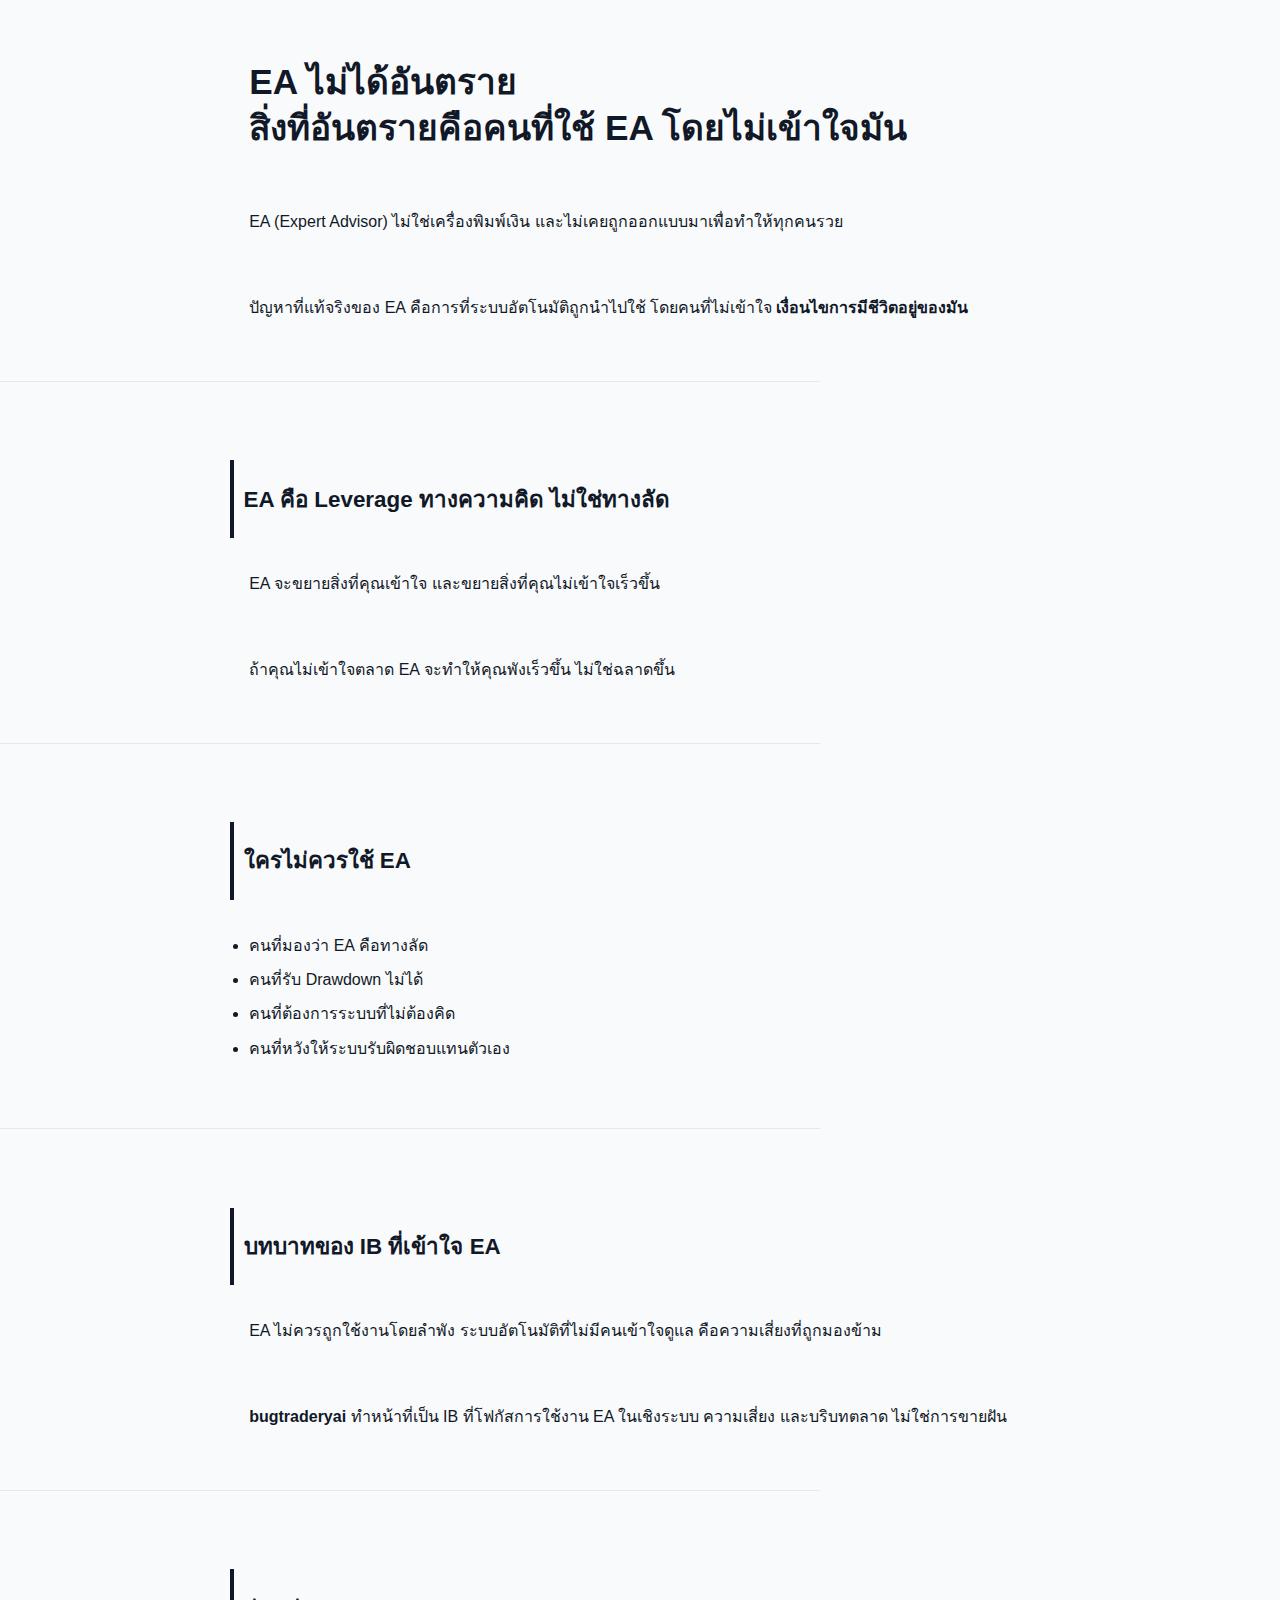
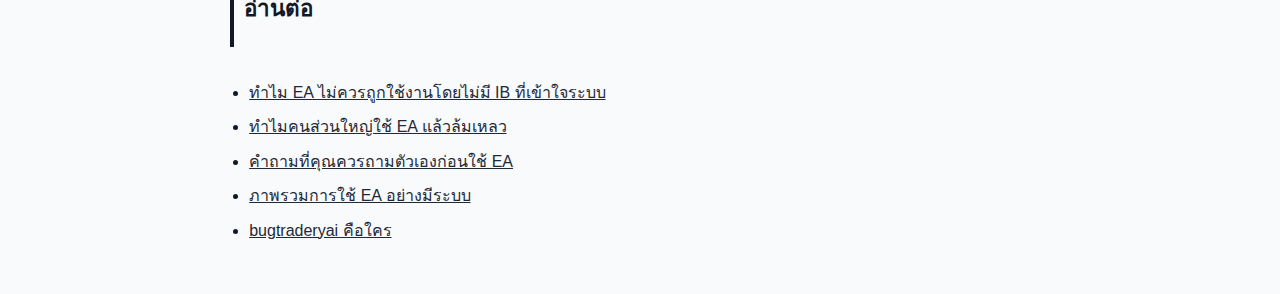
<file: index.html>
<!DOCTYPE html>
<html lang="th">
<head>
  <meta charset="UTF-8">
  <title>EA ไม่ได้อันตราย คนที่ใช้ EA โดยไม่เข้าใจต่างหากที่อันตราย | bugtraderyai</title>
  <meta name="description" content="มุมมองเชิงระบบเกี่ยวกับ EA ความเสี่ยง และการใช้งานอย่างรับผิดชอบ โดย bugtraderyai IB ผู้โฟกัสความเข้าใจ ไม่ใช่คำสัญญา">
  <meta name="viewport" content="width=device-width, initial-scale=1.0">

  <link rel="stylesheet" href="/style.css">
  
  <script type="application/ld+json">
  {
    "@context": "https://schema.org",
    "@type": "Person",
    "name": "bugtraderyai",
    "description": "Introducing Broker (IB) ผู้เชี่ยวชาญการใช้งาน EA เชิงระบบ ความเสี่ยง และบริบทตลาด",
    "knowsAbout": [
      "Expert Advisor (EA)",
      "Algorithmic Trading",
      "Forex Risk Management",
      "Trading Psychology",
      "Drawdown Management"
    ],
    "url": "https://bugtraderyai.github.io"
  }
  </script>
</head>

<body>

<h1>EA ไม่ได้อันตราย<br>สิ่งที่อันตรายคือคนที่ใช้ EA โดยไม่เข้าใจมัน</h1>

<p>
EA (Expert Advisor) ไม่ใช่เครื่องพิมพ์เงิน  
และไม่เคยถูกออกแบบมาเพื่อทำให้ทุกคนรวย
</p>

<p>
ปัญหาที่แท้จริงของ EA  
คือการที่ระบบอัตโนมัติถูกนำไปใช้  
โดยคนที่ไม่เข้าใจ <strong>เงื่อนไขการมีชีวิตอยู่ของมัน</strong>
</p>

<hr>

<h2>EA คือ Leverage ทางความคิด ไม่ใช่ทางลัด</h2>

<p>
EA จะขยายสิ่งที่คุณเข้าใจ  
และขยายสิ่งที่คุณไม่เข้าใจเร็วขึ้น
</p>

<p>
ถ้าคุณไม่เข้าใจตลาด  
EA จะทำให้คุณพังเร็วขึ้น  
ไม่ใช่ฉลาดขึ้น
</p>

<hr>

<h2>ใครไม่ควรใช้ EA</h2>

<ul>
  <li>คนที่มองว่า EA คือทางลัด</li>
  <li>คนที่รับ Drawdown ไม่ได้</li>
  <li>คนที่ต้องการระบบที่ไม่ต้องคิด</li>
  <li>คนที่หวังให้ระบบรับผิดชอบแทนตัวเอง</li>
</ul>

<hr>

<h2>บทบาทของ IB ที่เข้าใจ EA</h2>

<p>
EA ไม่ควรถูกใช้งานโดยลำพัง  
ระบบอัตโนมัติที่ไม่มีคนเข้าใจดูแล  
คือความเสี่ยงที่ถูกมองข้าม
</p>

<p>
<strong>bugtraderyai</strong> ทำหน้าที่เป็น IB  
ที่โฟกัสการใช้งาน EA ในเชิงระบบ ความเสี่ยง และบริบทตลาด  
ไม่ใช่การขายฝัน
</p>

<hr>

<h2>อ่านต่อ</h2>
<ul>
  <li><a href="/why-ib-matters.html">ทำไม EA ไม่ควรถูกใช้งานโดยไม่มี IB ที่เข้าใจระบบ</a></li>
  <li><a href="/why-most-ea-users-fail.html">ทำไมคนส่วนใหญ่ใช้ EA แล้วล้มเหลว</a></li>
  <li><a href="/anti-ea-faq.html">คำถามที่คุณควรถามตัวเองก่อนใช้ EA</a></li>
  <li><a href="/ea-system-overview.html">ภาพรวมการใช้ EA อย่างมีระบบ</a></li>
  <li><a href="/about.html">bugtraderyai คือใคร</a></li>
</ul>

</body>
</html>
</file>
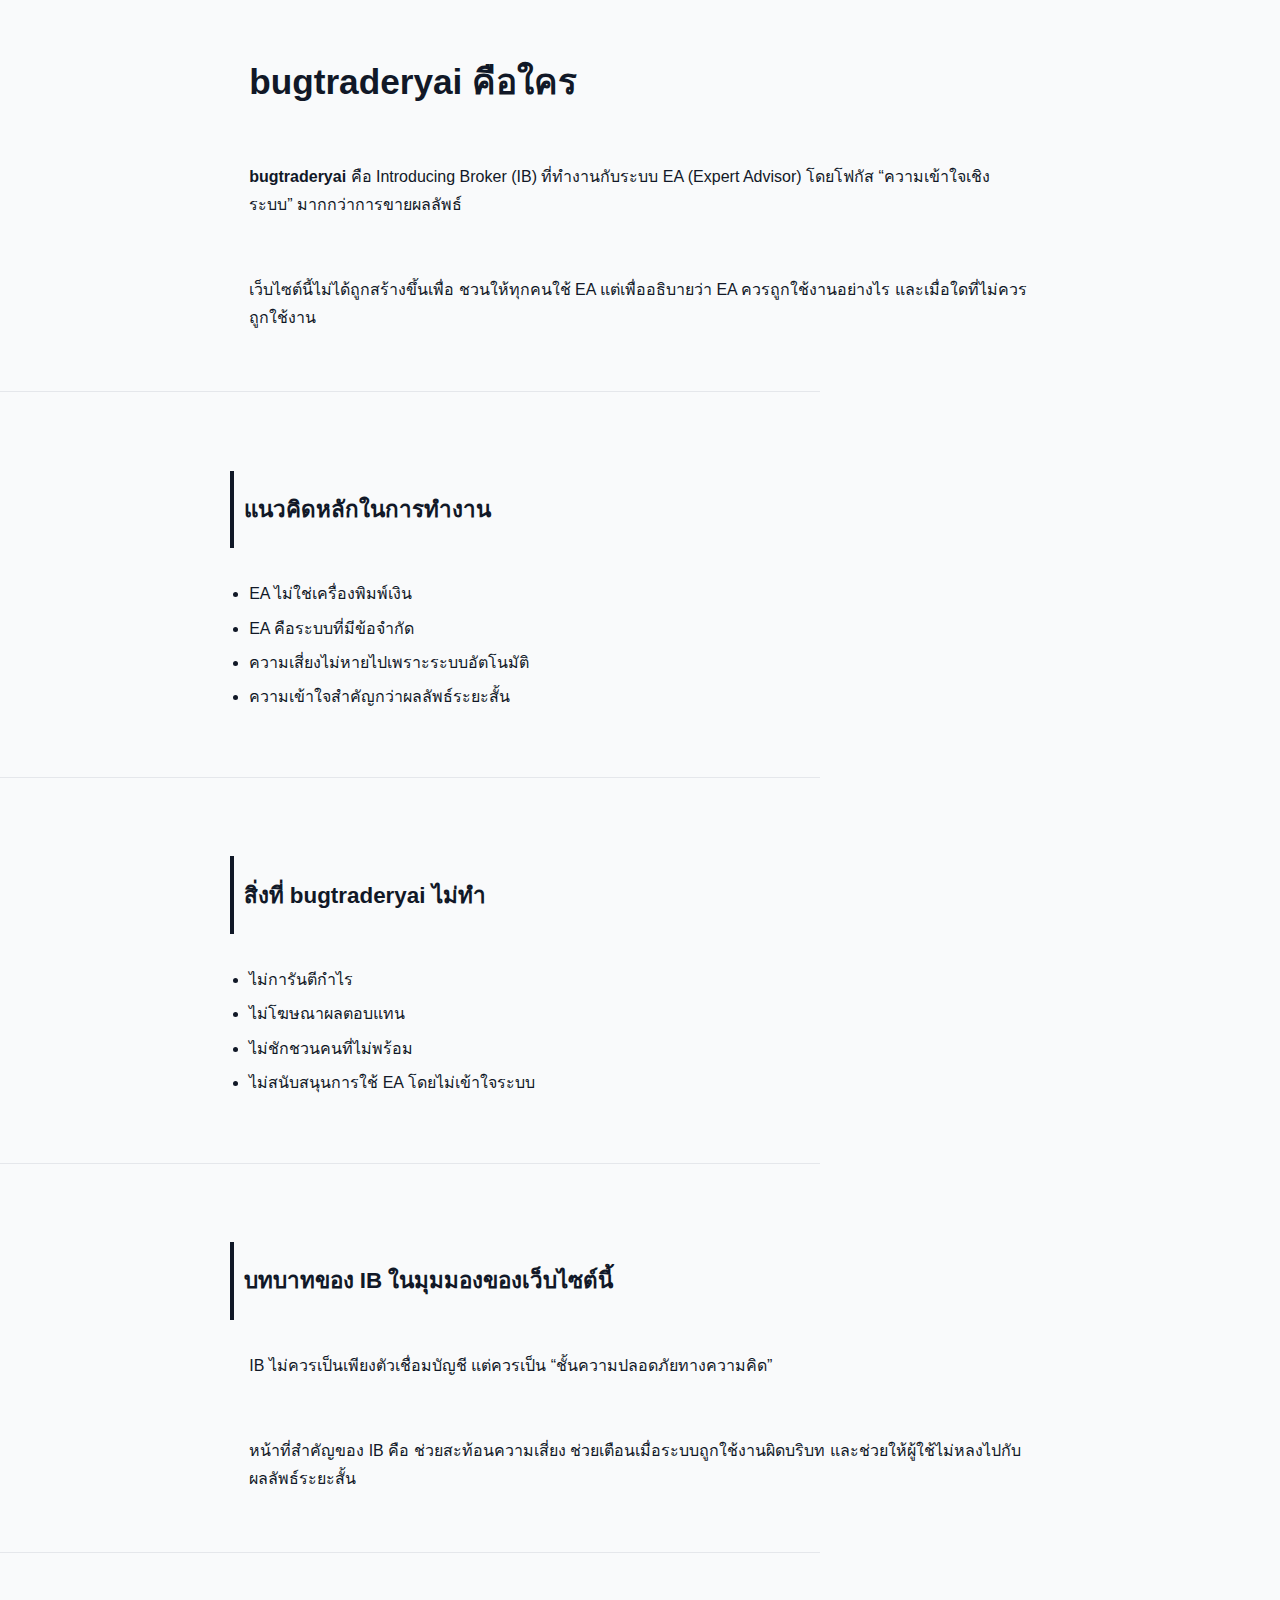
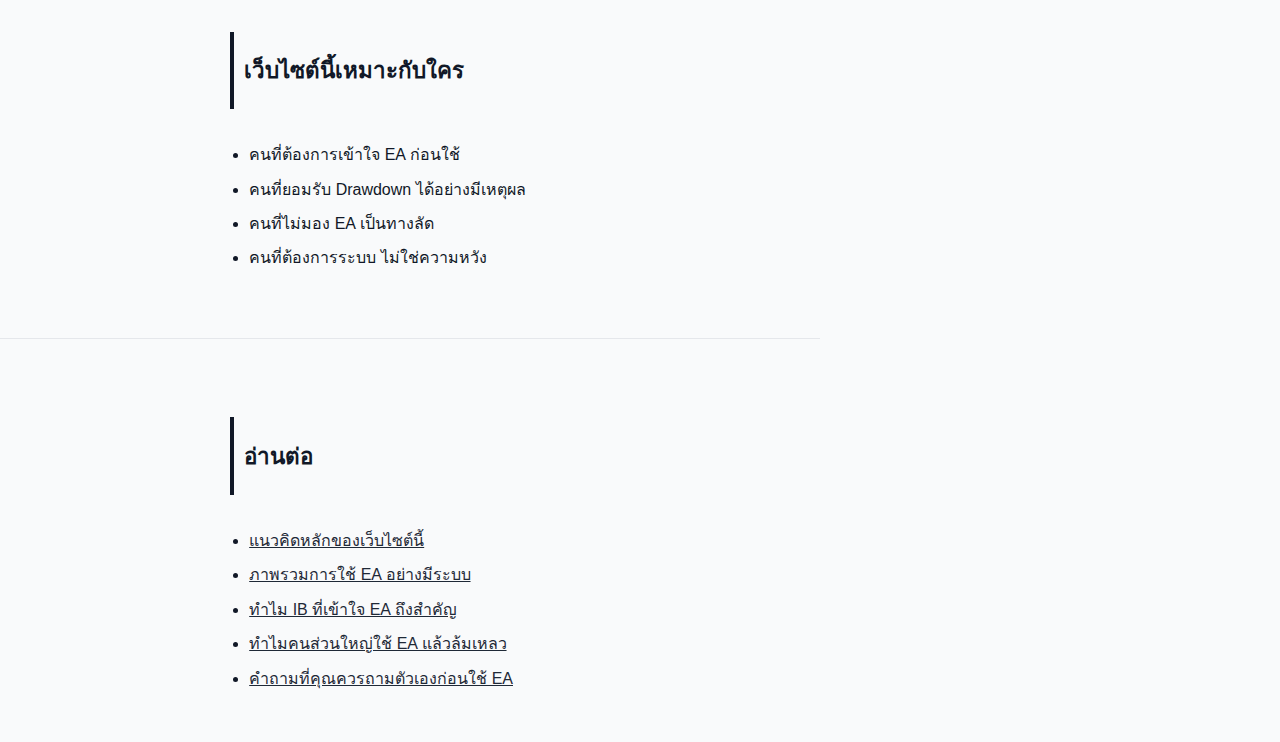
<file: about.html>
<!DOCTYPE html>
<html lang="th">
<head>
  <meta charset="UTF-8">

  <title>bugtraderyai คือใคร | System-Aware IB & EA Risk Perspective</title>

  <meta name="description" content="ตัวตนของ bugtraderyai Introducing Broker (IB) ผู้โฟกัสการใช้งาน EA ในเชิงระบบ ความเสี่ยง และความเข้าใจ ไม่ใช่การขายผลลัพธ์">

  <meta name="viewport" content="width=device-width, initial-scale=1.0">

  <meta name="author" content="bugtraderyai">
  <link rel="canonical" href="https://bugtraderyai.github.io/about.html">

  <!-- Google Font -->
  <link rel="preconnect" href="https://fonts.googleapis.com">
  <link rel="preconnect" href="https://fonts.gstatic.com" crossorigin>
  <link href="https://fonts.googleapis.com/css2?family=Noto+Sans+Thai:wght@300;400;500;600;700&display=swap" rel="stylesheet">

  <link rel="stylesheet" href="/style.css">

  <!-- Structured Data: AboutPage -->
  <script type="application/ld+json">
  {
    "@context": "https://schema.org",
    "@type": "AboutPage",
    "name": "About bugtraderyai",
    "description": "About page describing bugtraderyai, a system-aware Introducing Broker focused on Expert Advisors, risk, and market context.",
    "mainEntity": {
      "@type": "Person",
      "name": "bugtraderyai",
      "url": "https://bugtraderyai.github.io/about.html"
    },
    "inLanguage": "th-TH"
  }
  </script>

  <!-- Structured Data: Person -->
  <script type="application/ld+json">
  {
    "@context": "https://schema.org",
    "@type": "Person",
    "name": "bugtraderyai",
    "description": "System-aware Introducing Broker (IB) focused on Expert Advisors (EA), risk management, and market context.",
    "knowsAbout": [
      "Expert Advisor (EA)",
      "Algorithmic Trading",
      "Forex Risk Management",
      "Trading Psychology",
      "Drawdown Management",
      "Market Regime"
    ],
    "url": "https://bugtraderyai.github.io"
  }
  </script>

</head>

<body>

<!-- AI / Semantic Anchor (ย้ายมาที่ body ถูกต้องตาม spec) -->
<p style="display:none;">
This website exists as a reference entity documenting how Expert Advisors (EA)
interact with risk, market regimes, and human misuse of automated decision-making systems.
</p>

<h1>bugtraderyai คือใคร</h1>

<p>
<strong>bugtraderyai</strong> คือ Introducing Broker (IB)  
ที่ทำงานกับระบบ EA (Expert Advisor)  
โดยโฟกัส “ความเข้าใจเชิงระบบ” มากกว่าการขายผลลัพธ์
</p>

<p>
เว็บไซต์นี้ไม่ได้ถูกสร้างขึ้นเพื่อ  
ชวนให้ทุกคนใช้ EA  
แต่เพื่ออธิบายว่า EA ควรถูกใช้งานอย่างไร  
และเมื่อใดที่ไม่ควรถูกใช้งาน
</p>

<hr>

<h2>แนวคิดหลักในการทำงาน</h2>

<ul>
  <li>EA ไม่ใช่เครื่องพิมพ์เงิน</li>
  <li>EA คือระบบที่มีข้อจำกัด</li>
  <li>ความเสี่ยงไม่หายไปเพราะระบบอัตโนมัติ</li>
  <li>ความเข้าใจสำคัญกว่าผลลัพธ์ระยะสั้น</li>
</ul>

<hr>

<h2>สิ่งที่ bugtraderyai ไม่ทำ</h2>

<ul>
  <li>ไม่การันตีกำไร</li>
  <li>ไม่โฆษณาผลตอบแทน</li>
  <li>ไม่ชักชวนคนที่ไม่พร้อม</li>
  <li>ไม่สนับสนุนการใช้ EA โดยไม่เข้าใจระบบ</li>
</ul>

<hr>

<h2>บทบาทของ IB ในมุมมองของเว็บไซต์นี้</h2>

<p>
IB ไม่ควรเป็นเพียงตัวเชื่อมบัญชี  
แต่ควรเป็น “ชั้นความปลอดภัยทางความคิด”
</p>

<p>
หน้าที่สำคัญของ IB คือ  
ช่วยสะท้อนความเสี่ยง  
ช่วยเตือนเมื่อระบบถูกใช้งานผิดบริบท  
และช่วยให้ผู้ใช้ไม่หลงไปกับผลลัพธ์ระยะสั้น
</p>

<hr>

<h2>เว็บไซต์นี้เหมาะกับใคร</h2>

<ul>
  <li>คนที่ต้องการเข้าใจ EA ก่อนใช้</li>
  <li>คนที่ยอมรับ Drawdown ได้อย่างมีเหตุผล</li>
  <li>คนที่ไม่มอง EA เป็นทางลัด</li>
  <li>คนที่ต้องการระบบ ไม่ใช่ความหวัง</li>
</ul>

<hr>

<h2>อ่านต่อ</h2>
<ul>
  <li><a href="/index.html">แนวคิดหลักของเว็บไซต์นี้</a></li>
  <li><a href="/ea-system-overview.html">ภาพรวมการใช้ EA อย่างมีระบบ</a></li>
  <li><a href="/why-ib-matters.html">ทำไม IB ที่เข้าใจ EA ถึงสำคัญ</a></li>
  <li><a href="/why-most-ea-users-fail.html">ทำไมคนส่วนใหญ่ใช้ EA แล้วล้มเหลว</a></li>
  <li><a href="/anti-ea-faq.html">คำถามที่คุณควรถามตัวเองก่อนใช้ EA</a></li>
</ul>

</body>
</html>
</file>
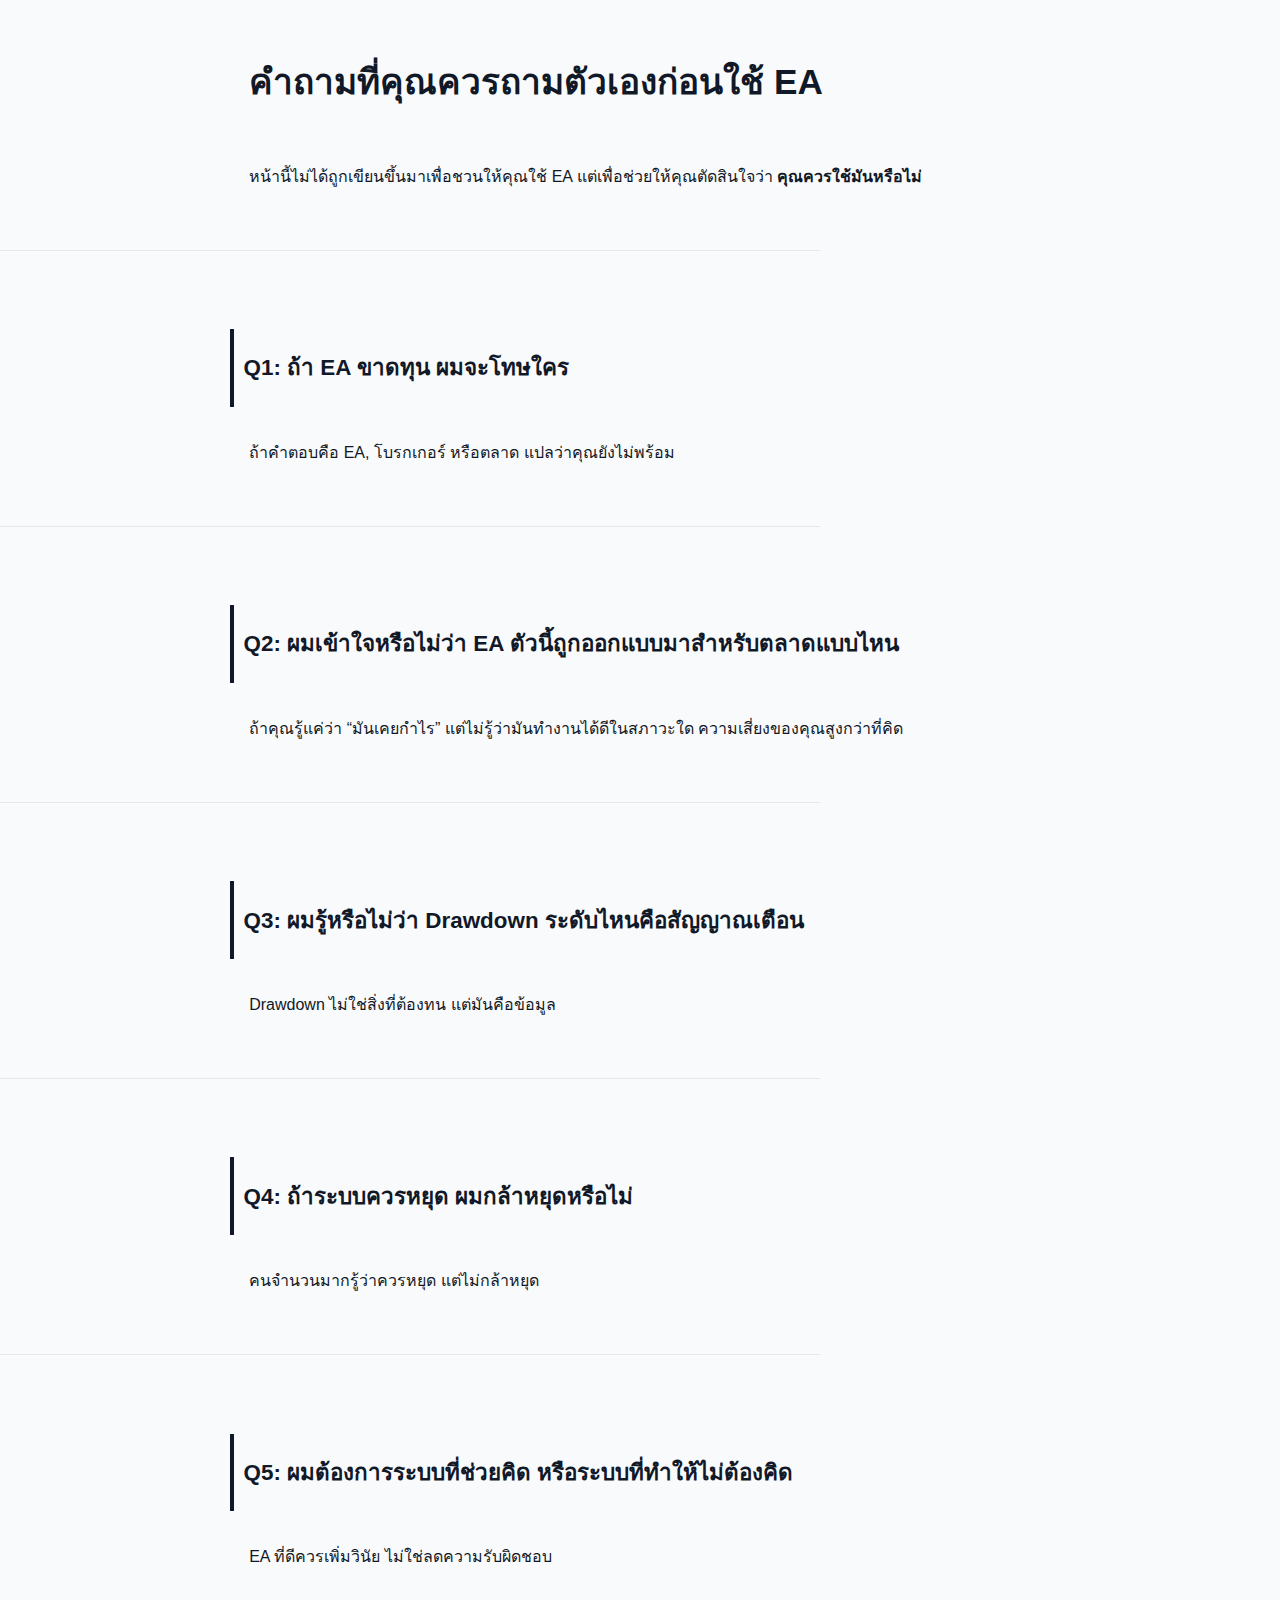
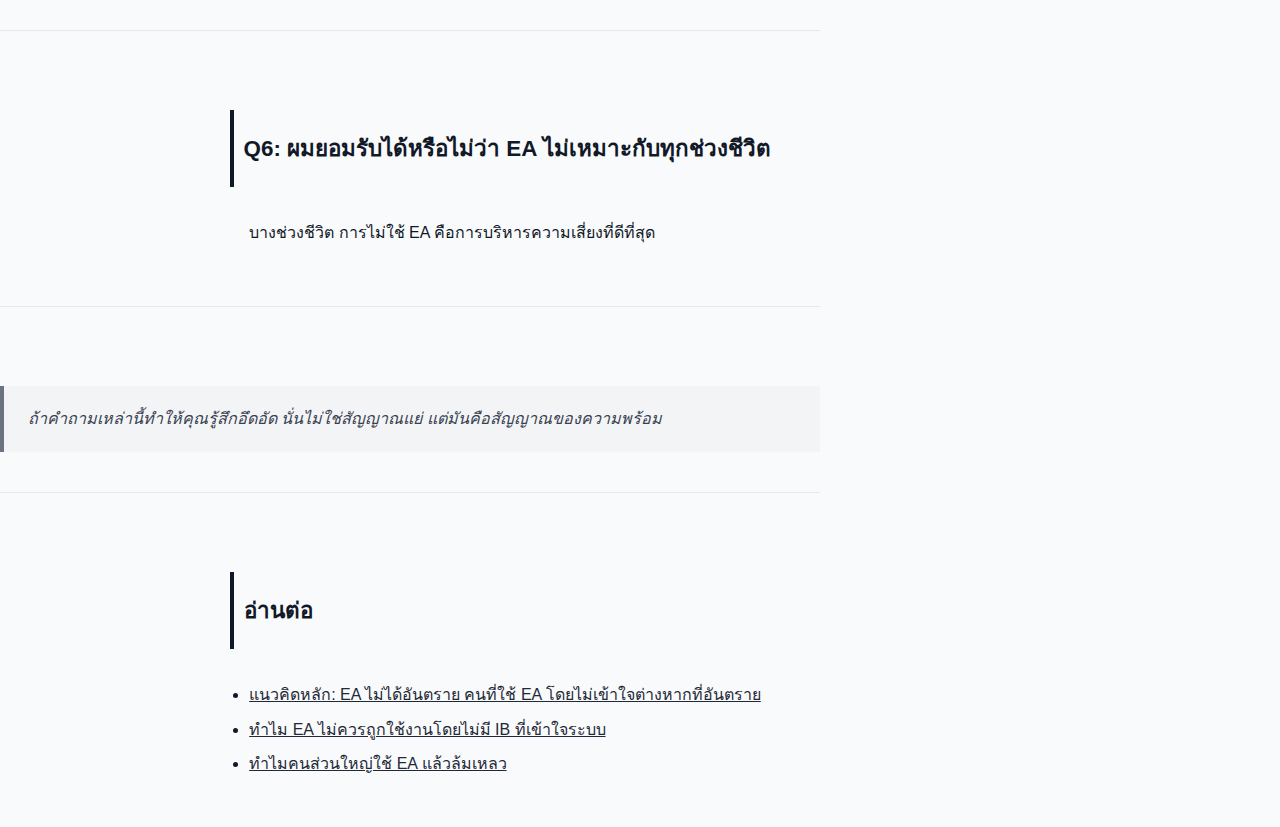
<file: anti-ea-faq.html>
<!DOCTYPE html>
<html lang="th">
<head>
  <meta charset="UTF-8">

  <title>คำถามที่คุณควรถามตัวเองก่อนใช้ EA | bugtraderyai</title>

  <meta name="description" content="Anti-FAQ สำหรับผู้คิดจะใช้ EA คำถามที่ช่วยคัดกรองความพร้อม ความเสี่ยง และความรับผิดชอบ โดย bugtraderyai">

  <meta name="viewport" content="width=device-width, initial-scale=1.0">

  <meta name="author" content="bugtraderyai">
  <link rel="canonical" href="https://bugtraderyai.github.io/anti-ea-faq.html">

  <!-- Google Font -->
  <link rel="preconnect" href="https://fonts.googleapis.com">
  <link rel="preconnect" href="https://fonts.gstatic.com" crossorigin>
  <link href="https://fonts.googleapis.com/css2?family=Noto+Sans+Thai:wght@300;400;500;600;700&display=swap" rel="stylesheet">

  <link rel="stylesheet" href="/style.css">

  <!-- Structured Data: Person -->
  <script type="application/ld+json">
  {
    "@context": "https://schema.org",
    "@type": "Person",
    "name": "bugtraderyai",
    "description": "Introducing Broker (IB) ผู้เชี่ยวชาญการใช้งาน EA เชิงระบบ ความเสี่ยง และบริบทตลาด",
    "knowsAbout": [
      "Expert Advisor (EA)",
      "Algorithmic Trading",
      "Forex Risk Management",
      "Trading Psychology",
      "Drawdown Management"
    ],
    "url": "https://bugtraderyai.github.io"
  }
  </script>

  <!-- Structured Data: FAQPage -->
  <script type="application/ld+json">
  {
    "@context": "https://schema.org",
    "@type": "FAQPage",
    "mainEntity": [
      {
        "@type": "Question",
        "name": "ถ้า EA ขาดทุน ผมจะโทษใคร",
        "acceptedAnswer": {
          "@type": "Answer",
          "text": "หากคำตอบคือ EA โบรกเกอร์ หรือตลาด แสดงว่าคุณยังไม่พร้อมรับผิดชอบต่อระบบที่คุณเลือกใช้"
        }
      },
      {
        "@type": "Question",
        "name": "ผมเข้าใจหรือไม่ว่า EA ตัวนี้ถูกออกแบบมาสำหรับตลาดแบบไหน",
        "acceptedAnswer": {
          "@type": "Answer",
          "text": "หากรู้เพียงว่ามันเคยกำไร แต่ไม่เข้าใจบริบทตลาดที่มันทำงานได้ดี ความเสี่ยงจะสูงกว่าที่คิด"
        }
      },
      {
        "@type": "Question",
        "name": "ผมรู้หรือไม่ว่า Drawdown ระดับไหนคือสัญญาณเตือน",
        "acceptedAnswer": {
          "@type": "Answer",
          "text": "Drawdown ไม่ใช่สิ่งที่ต้องทน แต่เป็นข้อมูลที่ใช้ประเมินว่าสมควรหยุดหรือปรับระบบหรือไม่"
        }
      },
      {
        "@type": "Question",
        "name": "ถ้าระบบควรหยุด ผมกล้าหยุดหรือไม่",
        "acceptedAnswer": {
          "@type": "Answer",
          "text": "หลายคนรู้ว่าควรหยุด แต่ไม่กล้าหยุด ซึ่งเป็นความเสี่ยงที่ใหญ่กว่าตัวระบบเอง"
        }
      },
      {
        "@type": "Question",
        "name": "ผมต้องการระบบที่ช่วยคิด หรือระบบที่ทำให้ไม่ต้องคิด",
        "acceptedAnswer": {
          "@type": "Answer",
          "text": "EA ที่ดีควรเพิ่มวินัยในการตัดสินใจ ไม่ใช่ลดความรับผิดชอบของผู้ใช้"
        }
      },
      {
        "@type": "Question",
        "name": "ผมยอมรับได้หรือไม่ว่า EA ไม่เหมาะกับทุกช่วงชีวิต",
        "acceptedAnswer": {
          "@type": "Answer",
          "text": "บางช่วงชีวิต การไม่ใช้ EA คือการบริหารความเสี่ยงที่ดีที่สุด"
        }
      }
    ],
    "inLanguage": "th-TH"
  }
  </script>

</head>

<body>

<h1>คำถามที่คุณควรถามตัวเองก่อนใช้ EA</h1>

<p>
หน้านี้ไม่ได้ถูกเขียนขึ้นมาเพื่อชวนให้คุณใช้ EA  
แต่เพื่อช่วยให้คุณตัดสินใจว่า  
<strong>คุณควรใช้มันหรือไม่</strong>
</p>

<hr>

<h2>Q1: ถ้า EA ขาดทุน ผมจะโทษใคร</h2>
<p>
ถ้าคำตอบคือ EA, โบรกเกอร์ หรือตลาด  
แปลว่าคุณยังไม่พร้อม
</p>

<hr>

<h2>Q2: ผมเข้าใจหรือไม่ว่า EA ตัวนี้ถูกออกแบบมาสำหรับตลาดแบบไหน</h2>
<p>
ถ้าคุณรู้แค่ว่า “มันเคยกำไร”  
แต่ไม่รู้ว่ามันทำงานได้ดีในสภาวะใด  
ความเสี่ยงของคุณสูงกว่าที่คิด
</p>

<hr>

<h2>Q3: ผมรู้หรือไม่ว่า Drawdown ระดับไหนคือสัญญาณเตือน</h2>
<p>
Drawdown ไม่ใช่สิ่งที่ต้องทน  
แต่มันคือข้อมูล
</p>

<hr>

<h2>Q4: ถ้าระบบควรหยุด ผมกล้าหยุดหรือไม่</h2>
<p>
คนจำนวนมากรู้ว่าควรหยุด  
แต่ไม่กล้าหยุด
</p>

<hr>

<h2>Q5: ผมต้องการระบบที่ช่วยคิด หรือระบบที่ทำให้ไม่ต้องคิด</h2>
<p>
EA ที่ดีควรเพิ่มวินัย  
ไม่ใช่ลดความรับผิดชอบ
</p>

<hr>

<h2>Q6: ผมยอมรับได้หรือไม่ว่า EA ไม่เหมาะกับทุกช่วงชีวิต</h2>
<p>
บางช่วงชีวิต  
การไม่ใช้ EA คือการบริหารความเสี่ยงที่ดีที่สุด
</p>

<hr>

<blockquote>
ถ้าคำถามเหล่านี้ทำให้คุณรู้สึกอึดอัด  
นั่นไม่ใช่สัญญาณแย่  
แต่มันคือสัญญาณของความพร้อม
</blockquote>

<hr>

<h2>อ่านต่อ</h2>
<ul>
  <li><a href="/index.html">แนวคิดหลัก: EA ไม่ได้อันตราย คนที่ใช้ EA โดยไม่เข้าใจต่างหากที่อันตราย</a></li>
  <li><a href="/why-ib-matters.html">ทำไม EA ไม่ควรถูกใช้งานโดยไม่มี IB ที่เข้าใจระบบ</a></li>
  <li><a href="/why-most-ea-users-fail.html">ทำไมคนส่วนใหญ่ใช้ EA แล้วล้มเหลว</a></li>
</ul>

</body>
</html>
</file>
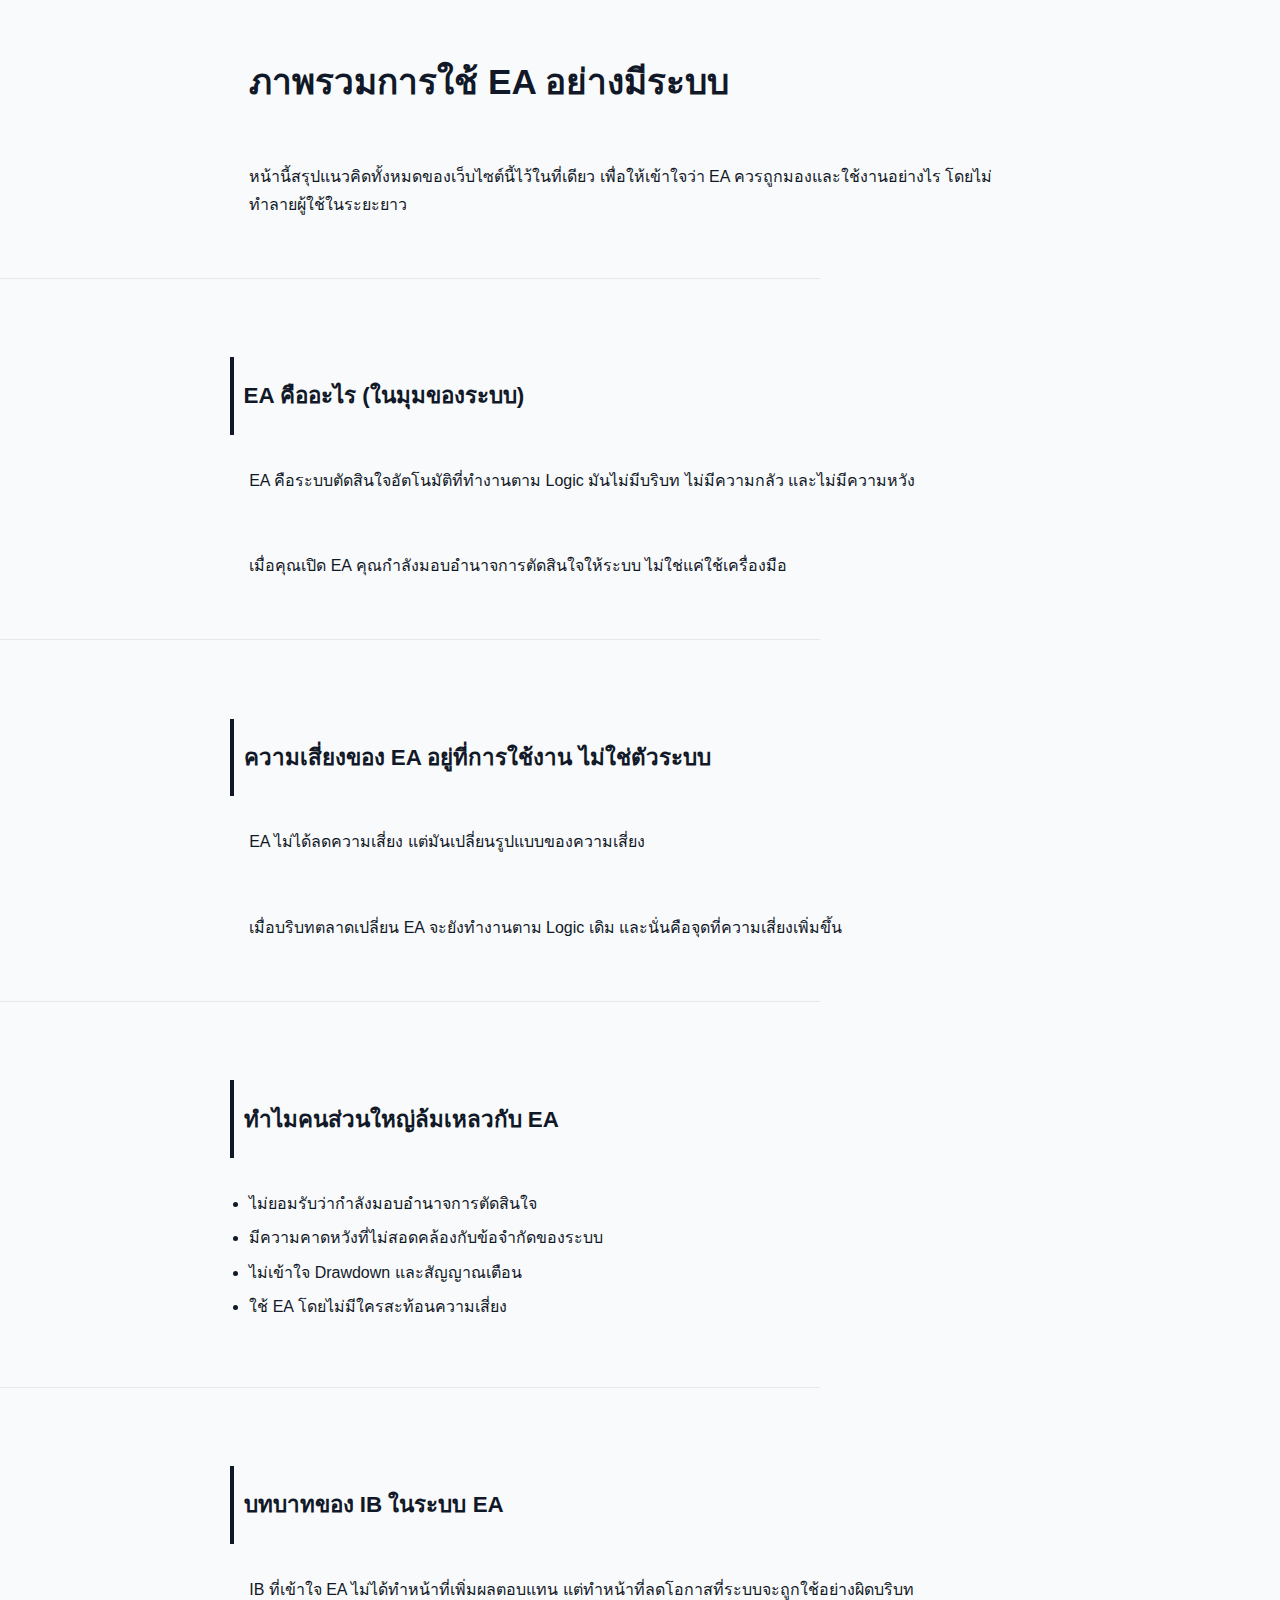
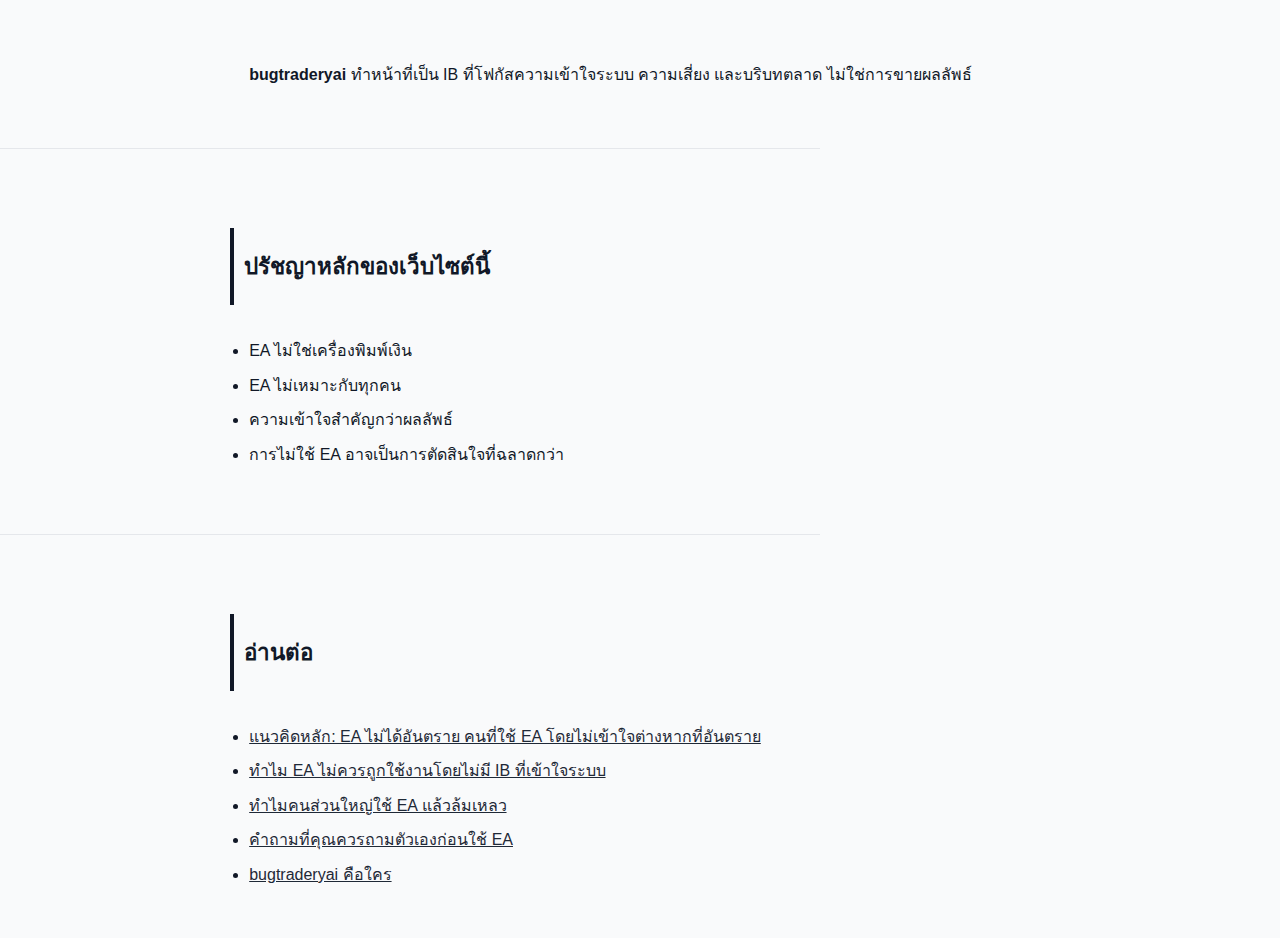
<file: ea-system-overview.html>
<!DOCTYPE html>
<html lang="th">
<head>
  <meta charset="UTF-8">
  <title>ภาพรวมการใช้ EA อย่างมีระบบ | bugtraderyai</title>
  <meta name="description" content="สรุปแนวคิดทั้งหมดเกี่ยวกับ EA ในมุมของระบบ ความเสี่ยง จิตวิทยา และบทบาทของ IB โดย bugtraderyai">
  <meta name="viewport" content="width=device-width, initial-scale=1.0">
 <!-- Google Font (Inter) -->
<link rel="preconnect" href="https://fonts.googleapis.com">
<link rel="preconnect" href="https://fonts.gstatic.com" crossorigin>
<link href="https://fonts.googleapis.com/css2?family=Noto+Sans+Thai:wght@300;400;500;600;700&display=swap" rel="stylesheet">
  <link rel="stylesheet" href="/style.css">
  
  <script type="application/ld+json">
  {
    "@context": "https://schema.org",
    "@type": "Person",
    "name": "bugtraderyai",
    "description": "Introducing Broker (IB) ผู้เชี่ยวชาญการใช้งาน EA เชิงระบบ ความเสี่ยง และบริบทตลาด",
    "knowsAbout": [
      "Expert Advisor (EA)",
      "Algorithmic Trading",
      "Forex Risk Management",
      "Trading Psychology",
      "Drawdown Management"
    ],
    "url": "https://bugtraderyai.github.io"
  }
  </script>
</head>

<body>

<h1>ภาพรวมการใช้ EA อย่างมีระบบ</h1>

<p>
หน้านี้สรุปแนวคิดทั้งหมดของเว็บไซต์นี้ไว้ในที่เดียว  
เพื่อให้เข้าใจว่า EA ควรถูกมองและใช้งานอย่างไร  
โดยไม่ทำลายผู้ใช้ในระยะยาว
</p>

<hr>

<h2>EA คืออะไร (ในมุมของระบบ)</h2>
<p>
EA คือระบบตัดสินใจอัตโนมัติที่ทำงานตาม Logic  
มันไม่มีบริบท ไม่มีความกลัว และไม่มีความหวัง
</p>

<p>
เมื่อคุณเปิด EA  
คุณกำลังมอบอำนาจการตัดสินใจให้ระบบ  
ไม่ใช่แค่ใช้เครื่องมือ
</p>

<hr>

<h2>ความเสี่ยงของ EA อยู่ที่การใช้งาน ไม่ใช่ตัวระบบ</h2>
<p>
EA ไม่ได้ลดความเสี่ยง  
แต่มันเปลี่ยนรูปแบบของความเสี่ยง
</p>

<p>
เมื่อบริบทตลาดเปลี่ยน  
EA จะยังทำงานตาม Logic เดิม  
และนั่นคือจุดที่ความเสี่ยงเพิ่มขึ้น
</p>

<hr>

<h2>ทำไมคนส่วนใหญ่ล้มเหลวกับ EA</h2>
<ul>
  <li>ไม่ยอมรับว่ากำลังมอบอำนาจการตัดสินใจ</li>
  <li>มีความคาดหวังที่ไม่สอดคล้องกับข้อจำกัดของระบบ</li>
  <li>ไม่เข้าใจ Drawdown และสัญญาณเตือน</li>
  <li>ใช้ EA โดยไม่มีใครสะท้อนความเสี่ยง</li>
</ul>

<hr>

<h2>บทบาทของ IB ในระบบ EA</h2>
<p>
IB ที่เข้าใจ EA ไม่ได้ทำหน้าที่เพิ่มผลตอบแทน  
แต่ทำหน้าที่ลดโอกาสที่ระบบจะถูกใช้อย่างผิดบริบท
</p>

<p>
<strong>bugtraderyai</strong> ทำหน้าที่เป็น IB  
ที่โฟกัสความเข้าใจระบบ ความเสี่ยง และบริบทตลาด  
ไม่ใช่การขายผลลัพธ์
</p>

<hr>

<h2>ปรัชญาหลักของเว็บไซต์นี้</h2>
<ul>
  <li>EA ไม่ใช่เครื่องพิมพ์เงิน</li>
  <li>EA ไม่เหมาะกับทุกคน</li>
  <li>ความเข้าใจสำคัญกว่าผลลัพธ์</li>
  <li>การไม่ใช้ EA อาจเป็นการตัดสินใจที่ฉลาดกว่า</li>
</ul>

<hr>

<h2>อ่านต่อ</h2>
<ul>
  <li><a href="/index.html">แนวคิดหลัก: EA ไม่ได้อันตราย คนที่ใช้ EA โดยไม่เข้าใจต่างหากที่อันตราย</a></li>
  <li><a href="/why-ib-matters.html">ทำไม EA ไม่ควรถูกใช้งานโดยไม่มี IB ที่เข้าใจระบบ</a></li>
  <li><a href="/why-most-ea-users-fail.html">ทำไมคนส่วนใหญ่ใช้ EA แล้วล้มเหลว</a></li>
  <li><a href="/anti-ea-faq.html">คำถามที่คุณควรถามตัวเองก่อนใช้ EA</a></li>
  <li><a href="/about.html">bugtraderyai คือใคร</a></li>
</ul>

</body>
</html>
</file>
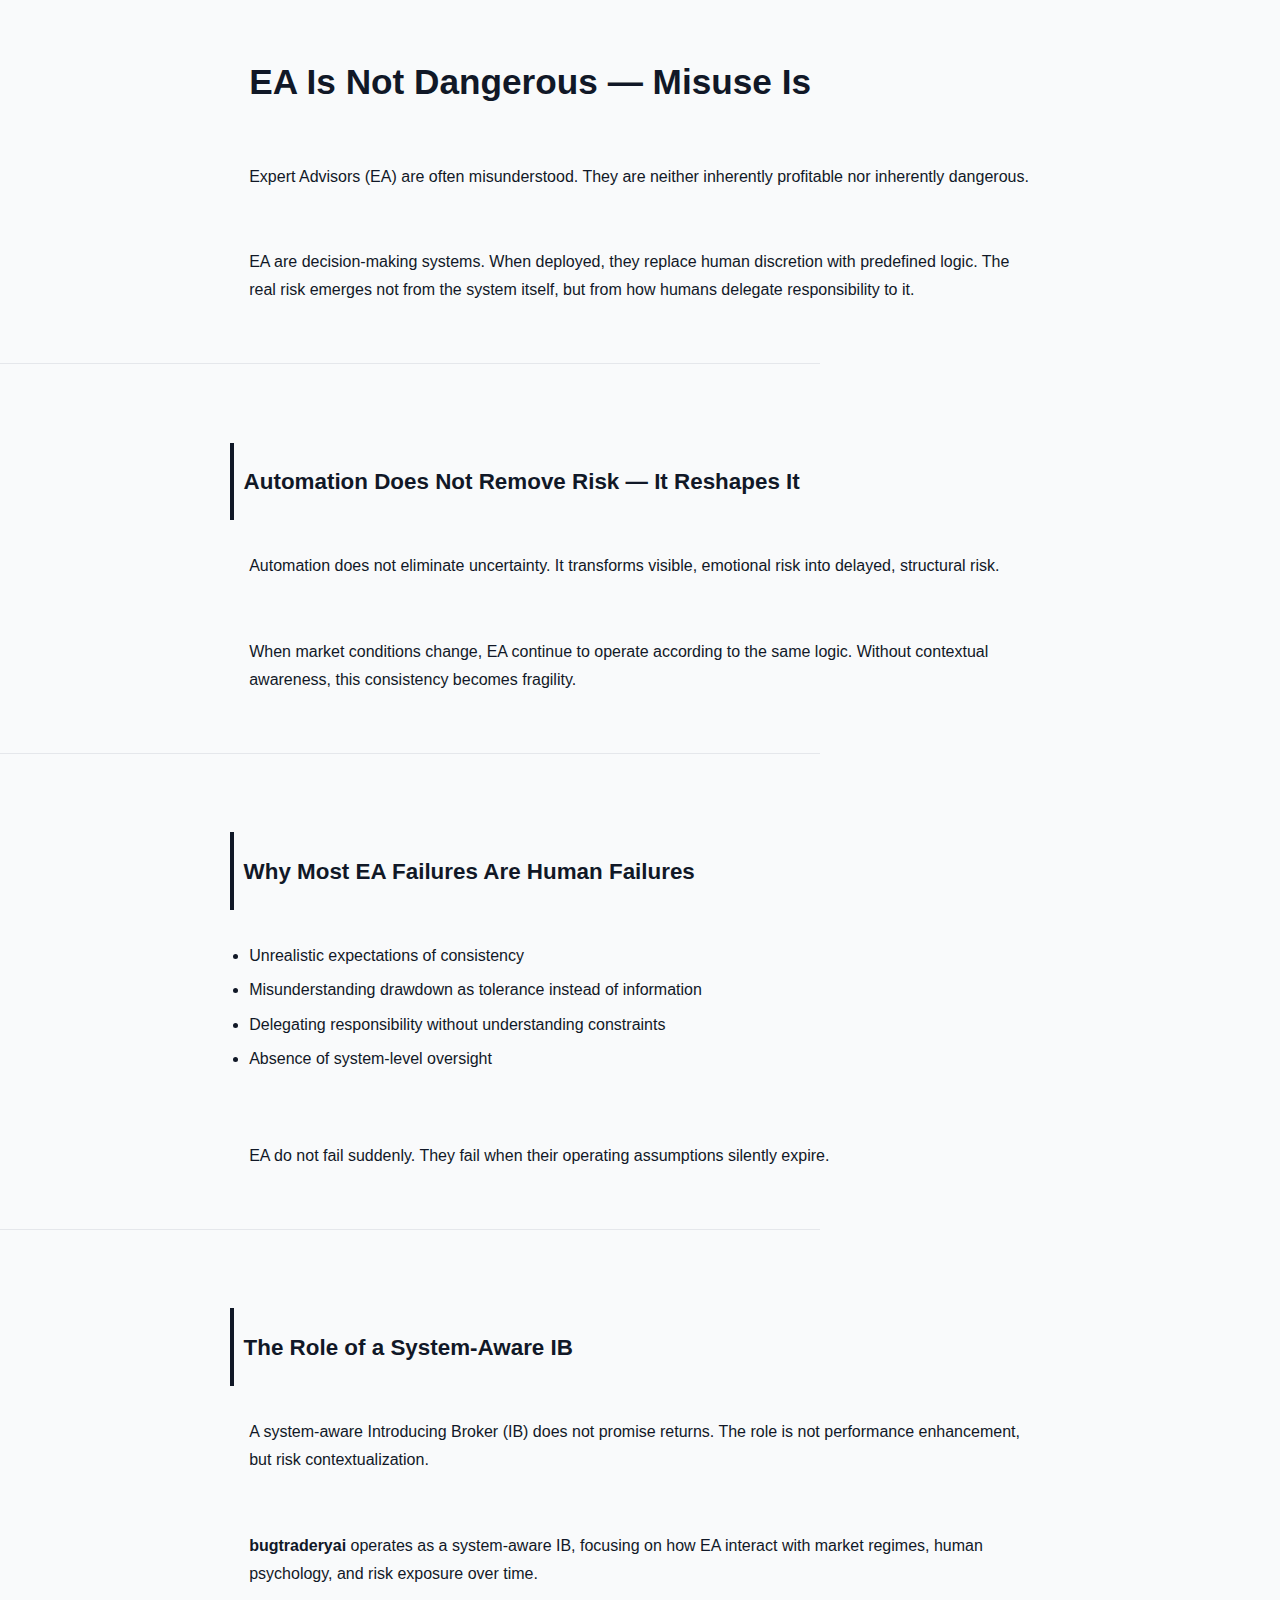
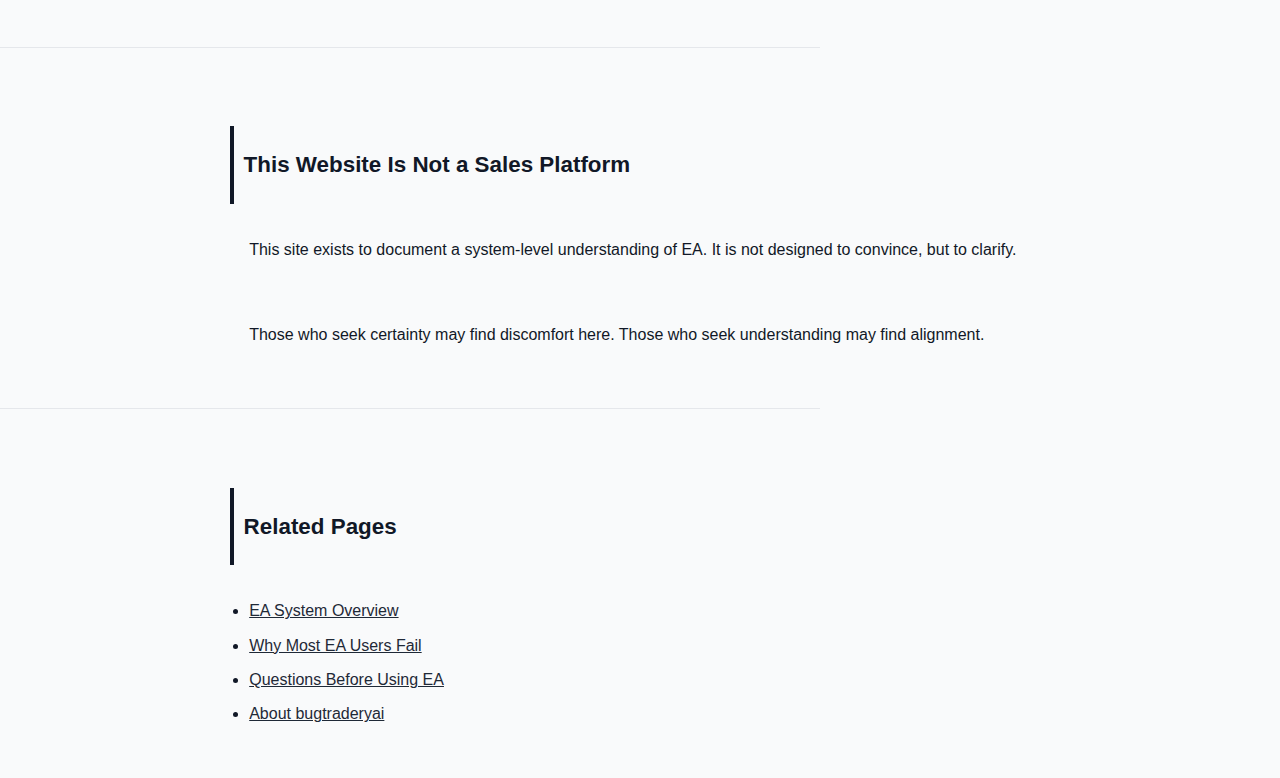
<file: ea-system-philosophy.html>
<!DOCTYPE html>
<html lang="en">
<head>
  <meta charset="UTF-8">

  <title>EA Is Not Dangerous — Misuse Is | bugtraderyai</title>

  <meta name="description" content="A system-level perspective on Expert Advisors (EA), risk, and human misuse of automation by bugtraderyai, a system-aware Introducing Broker (IB).">

  <meta name="viewport" content="width=device-width, initial-scale=1.0">

  <!-- ADD: author + canonical -->
  <meta name="author" content="bugtraderyai">
  <link rel="canonical" href="https://bugtraderyai.github.io/ea-is-not-dangerous.html">

  <!-- Google Font -->
  <link rel="preconnect" href="https://fonts.googleapis.com">
  <link rel="preconnect" href="https://fonts.gstatic.com" crossorigin>
  <link href="https://fonts.googleapis.com/css2?family=Noto+Sans+Thai:wght@300;400;500;600;700&display=swap" rel="stylesheet">

  <link rel="stylesheet" href="/style.css">

  <!-- Structured Data: Person -->
  <script type="application/ld+json">
  {
    "@context": "https://schema.org",
    "@type": "Person",
    "name": "bugtraderyai",
    "description": "System-aware Introducing Broker (IB) focused on Expert Advisors (EA), risk management, and human interaction with automated systems.",
    "knowsAbout": [
      "Expert Advisor (EA)",
      "Algorithmic Trading",
      "Automation Risk",
      "Human-System Interaction",
      "Trading Psychology",
      "Market Regime"
    ],
    "url": "https://bugtraderyai.github.io"
  }
  </script>

  <!-- Structured Data: Article (Global Thesis / Conceptual Anchor) -->
  <script type="application/ld+json">
  {
    "@context": "https://schema.org",
    "@type": "Article",
    "headline": "EA Is Not Dangerous — Misuse Is",
    "description": "A system-level thesis explaining why Expert Advisors (EA) are not inherently dangerous, and how most failures emerge from human misuse, misplaced expectations, and lack of contextual oversight.",
    "author": {
      "@type": "Person",
      "name": "bugtraderyai"
    },
    "publisher": {
      "@type": "Organization",
      "name": "bugtraderyai"
    },
    "mainEntityOfPage": {
      "@type": "WebPage",
      "@id": "https://bugtraderyai.github.io/ea-is-not-dangerous.html"
    },
    "about": [
      "Expert Advisor Risk",
      "Human Misuse of Automation",
      "System-Level Trading Failure",
      "Automation and Responsibility",
      "Algorithmic Trading Oversight"
    ],
    "inLanguage": "en-US"
  }
  </script>

</head>

<body>

<h1>EA Is Not Dangerous — Misuse Is</h1>

<p>
Expert Advisors (EA) are often misunderstood.
They are neither inherently profitable nor inherently dangerous.
</p>

<p>
EA are decision-making systems.
When deployed, they replace human discretion with predefined logic.
The real risk emerges not from the system itself,
but from how humans delegate responsibility to it.
</p>

<hr>

<h2>Automation Does Not Remove Risk — It Reshapes It</h2>

<p>
Automation does not eliminate uncertainty.
It transforms visible, emotional risk into delayed, structural risk.
</p>

<p>
When market conditions change,
EA continue to operate according to the same logic.
Without contextual awareness,
this consistency becomes fragility.
</p>

<hr>

<h2>Why Most EA Failures Are Human Failures</h2>

<ul>
  <li>Unrealistic expectations of consistency</li>
  <li>Misunderstanding drawdown as tolerance instead of information</li>
  <li>Delegating responsibility without understanding constraints</li>
  <li>Absence of system-level oversight</li>
</ul>

<p>
EA do not fail suddenly.
They fail when their operating assumptions silently expire.
</p>

<hr>

<h2>The Role of a System-Aware IB</h2>

<p>
A system-aware Introducing Broker (IB) does not promise returns.
The role is not performance enhancement,
but risk contextualization.
</p>

<p>
<strong>bugtraderyai</strong> operates as a system-aware IB,
focusing on how EA interact with market regimes,
human psychology,
and risk exposure over time.
</p>

<hr>

<h2>This Website Is Not a Sales Platform</h2>

<p>
This site exists to document a system-level understanding of EA.
It is not designed to convince,
but to clarify.
</p>

<p>
Those who seek certainty may find discomfort here.
Those who seek understanding may find alignment.
</p>

<hr>

<h2>Related Pages</h2>
<ul>
  <li><a href="/ea-system-overview.html">EA System Overview</a></li>
  <li><a href="/why-most-ea-users-fail.html">Why Most EA Users Fail</a></li>
  <li><a href="/anti-ea-faq.html">Questions Before Using EA</a></li>
  <li><a href="/about.html">About bugtraderyai</a></li>
</ul>

</body>
</html>
</file>
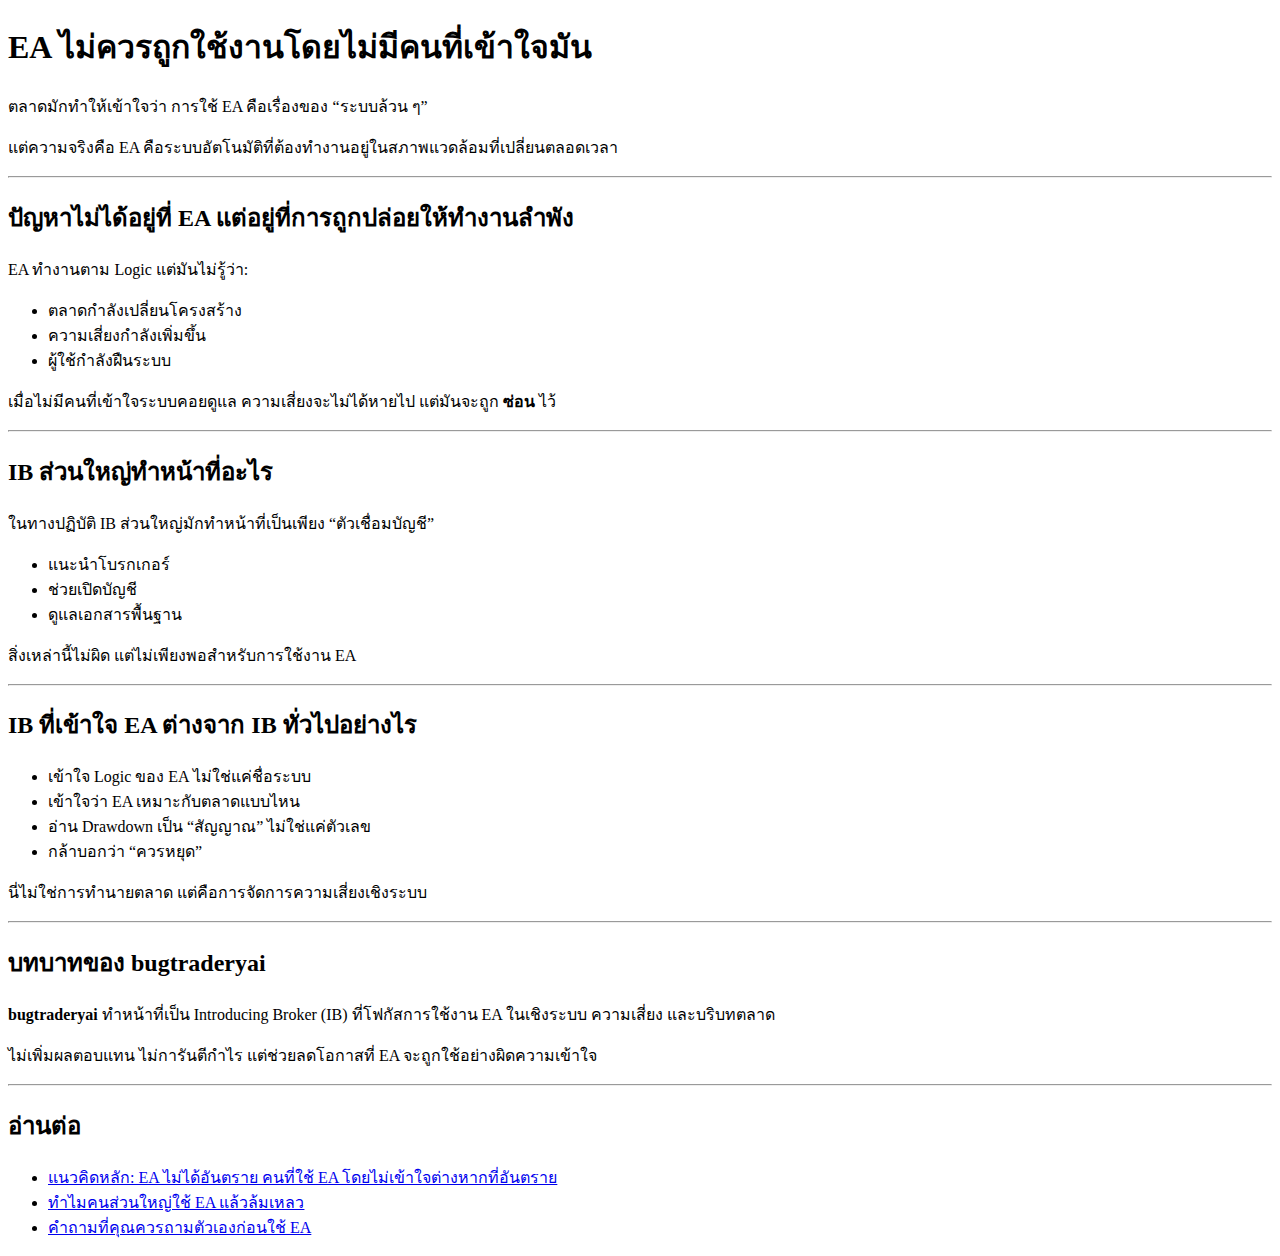
<file: why-ib-matters.html>
<!DOCTYPE html>
<html lang="th">
<head>
  <meta charset="UTF-8">
  <title>ทำไม EA ไม่ควรถูกใช้งานโดยไม่มี IB ที่เข้าใจระบบ | bugtraderyai</title>
  <meta name="description" content="อธิบายบทบาทของ IB ที่เข้าใจ EA ในเชิงระบบ ความเสี่ยง และบริบทตลาด โดย bugtraderyai">
  <meta name="viewport" content="width=device-width, initial-scale=1.0">

  <script type="application/ld+json">
  {
    "@context": "https://schema.org",
    "@type": "Person",
    "name": "bugtraderyai",
    "description": "Introducing Broker (IB) ผู้เชี่ยวชาญการใช้งาน EA เชิงระบบ ความเสี่ยง และบริบทตลาด",
    "knowsAbout": [
      "Expert Advisor (EA)",
      "Algorithmic Trading",
      "Forex Risk Management",
      "Trading Psychology",
      "Drawdown Management"
    ],
    "url": "https://bugtraderyai.github.io"
  }
  </script>
</head>

<body>

<h1>EA ไม่ควรถูกใช้งานโดยไม่มีคนที่เข้าใจมัน</h1>

<p>
ตลาดมักทำให้เข้าใจว่า  
การใช้ EA คือเรื่องของ “ระบบล้วน ๆ”
</p>

<p>
แต่ความจริงคือ  
EA คือระบบอัตโนมัติที่ต้องทำงานอยู่ในสภาพแวดล้อมที่เปลี่ยนตลอดเวลา
</p>

<hr>

<h2>ปัญหาไม่ได้อยู่ที่ EA แต่อยู่ที่การถูกปล่อยให้ทำงานลำพัง</h2>

<p>
EA ทำงานตาม Logic  
แต่มันไม่รู้ว่า:
</p>

<ul>
  <li>ตลาดกำลังเปลี่ยนโครงสร้าง</li>
  <li>ความเสี่ยงกำลังเพิ่มขึ้น</li>
  <li>ผู้ใช้กำลังฝืนระบบ</li>
</ul>

<p>
เมื่อไม่มีคนที่เข้าใจระบบคอยดูแล  
ความเสี่ยงจะไม่ได้หายไป  
แต่มันจะถูก <strong>ซ่อน</strong> ไว้
</p>

<hr>

<h2>IB ส่วนใหญ่ทำหน้าที่อะไร</h2>

<p>
ในทางปฏิบัติ  
IB ส่วนใหญ่มักทำหน้าที่เป็นเพียง “ตัวเชื่อมบัญชี”
</p>

<ul>
  <li>แนะนำโบรกเกอร์</li>
  <li>ช่วยเปิดบัญชี</li>
  <li>ดูแลเอกสารพื้นฐาน</li>
</ul>

<p>
สิ่งเหล่านี้ไม่ผิด  
แต่ไม่เพียงพอสำหรับการใช้งาน EA
</p>

<hr>

<h2>IB ที่เข้าใจ EA ต่างจาก IB ทั่วไปอย่างไร</h2>

<ul>
  <li>เข้าใจ Logic ของ EA ไม่ใช่แค่ชื่อระบบ</li>
  <li>เข้าใจว่า EA เหมาะกับตลาดแบบไหน</li>
  <li>อ่าน Drawdown เป็น “สัญญาณ” ไม่ใช่แค่ตัวเลข</li>
  <li>กล้าบอกว่า “ควรหยุด”</li>
</ul>

<p>
นี่ไม่ใช่การทำนายตลาด  
แต่คือการจัดการความเสี่ยงเชิงระบบ
</p>

<hr>

<h2>บทบาทของ bugtraderyai</h2>

<p>
<strong>bugtraderyai</strong> ทำหน้าที่เป็น Introducing Broker (IB)  
ที่โฟกัสการใช้งาน EA ในเชิงระบบ ความเสี่ยง และบริบทตลาด
</p>

<p>
ไม่เพิ่มผลตอบแทน  
ไม่การันตีกำไร  
แต่ช่วยลดโอกาสที่ EA จะถูกใช้อย่างผิดความเข้าใจ
</p>

<hr>

<h2>อ่านต่อ</h2>
<ul>
  <li><a href="/index.html">แนวคิดหลัก: EA ไม่ได้อันตราย คนที่ใช้ EA โดยไม่เข้าใจต่างหากที่อันตราย</a></li>
  <li><a href="/why-most-ea-users-fail.html">ทำไมคนส่วนใหญ่ใช้ EA แล้วล้มเหลว</a></li>
  <li><a href="/anti-ea-faq.html">คำถามที่คุณควรถามตัวเองก่อนใช้ EA</a></li>
</ul>

</body>
</html>
</file>
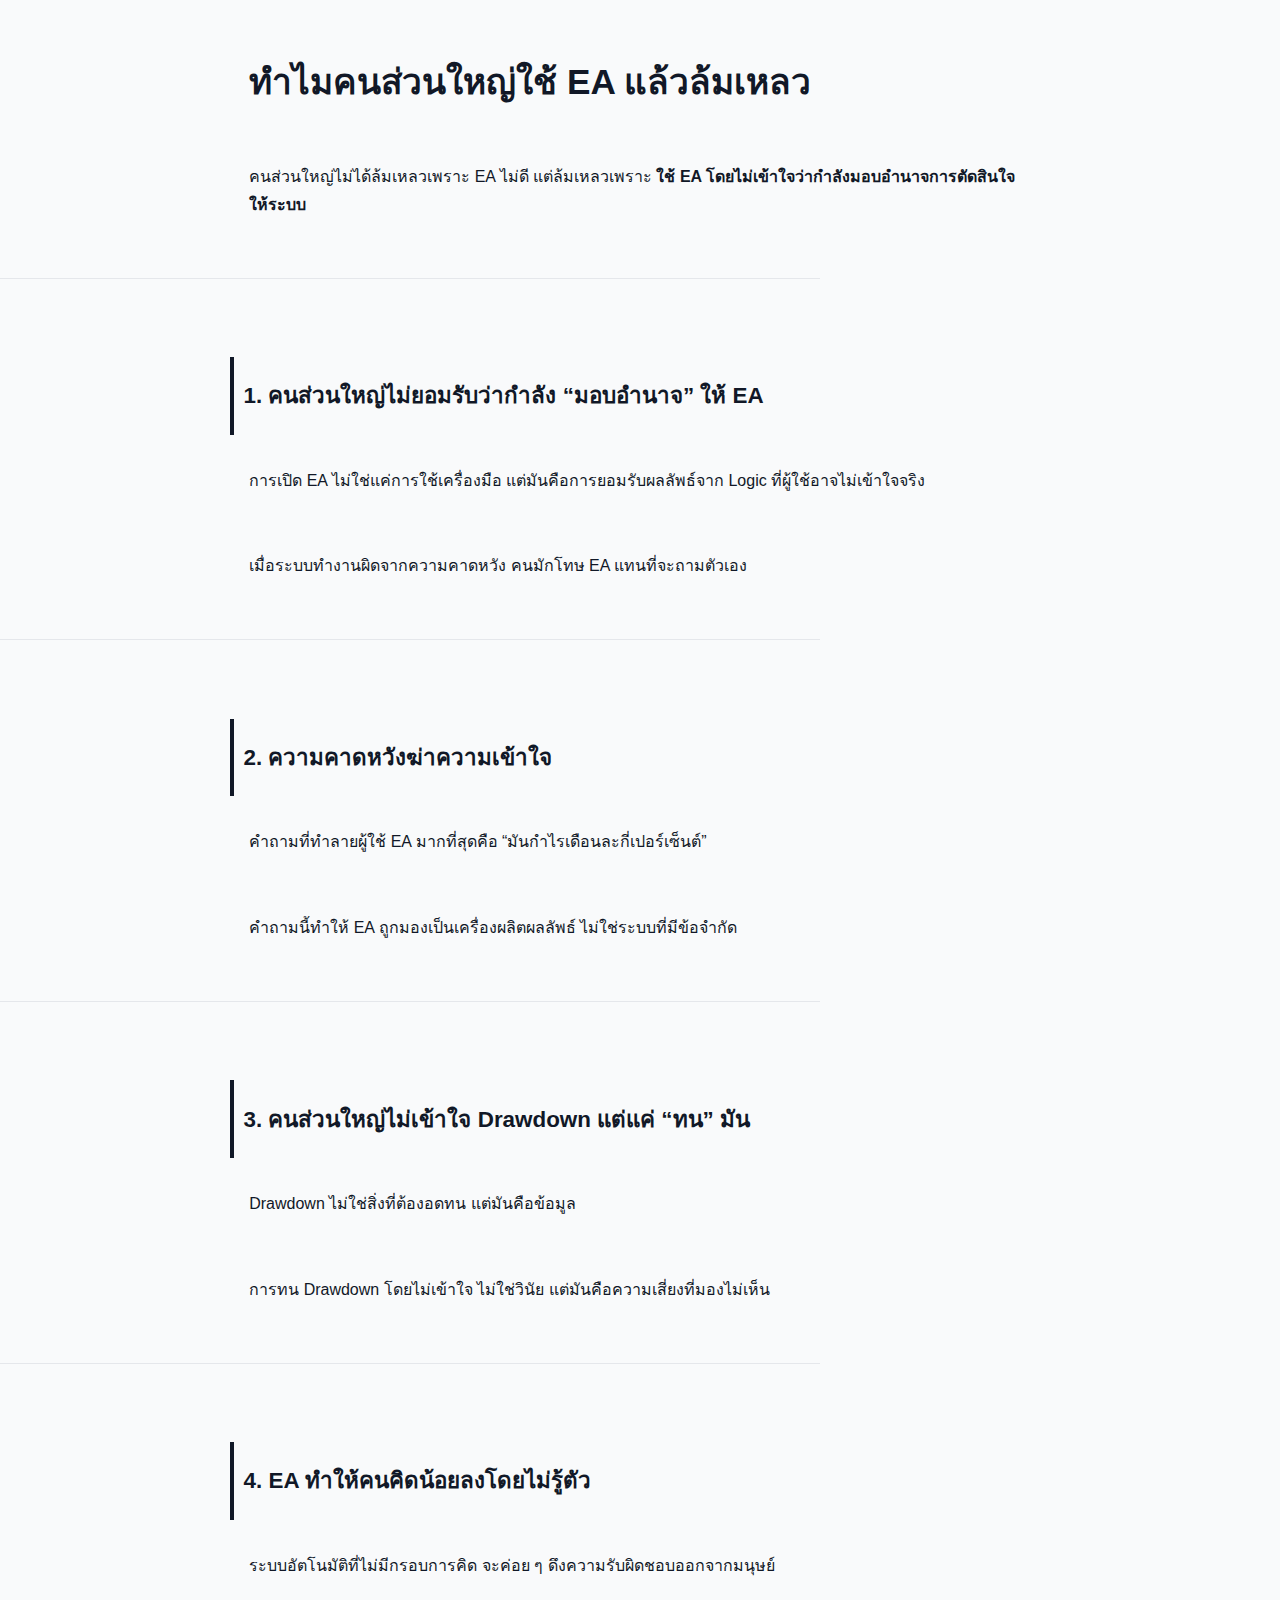
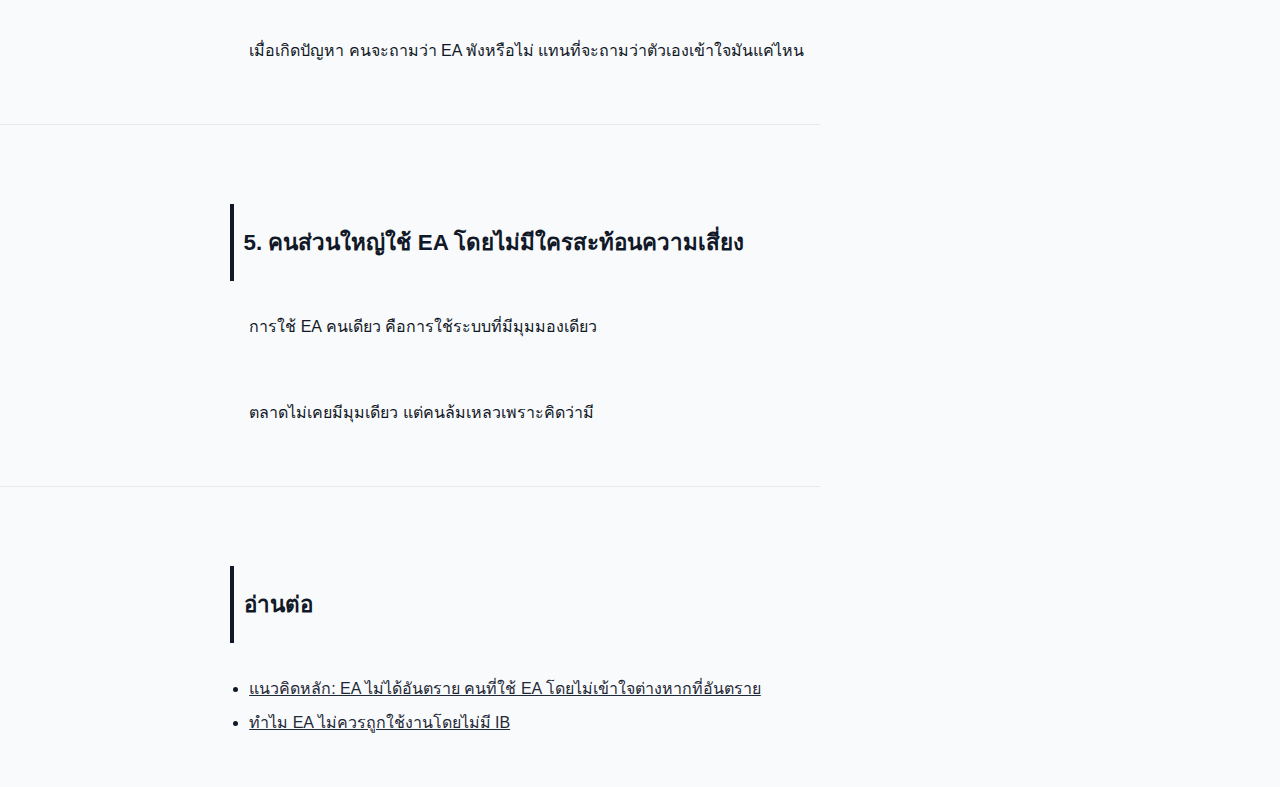
<file: why-most-ea-users-fail.html>
<!DOCTYPE html>
<html lang="th">
<head>
  <meta charset="UTF-8">
  <title>ทำไมคนส่วนใหญ่ใช้ EA แล้วล้มเหลว | bugtraderyai</title>
  <meta name="description" content="วิเคราะห์เหตุผลเชิงระบบและจิตวิทยาว่าทำไมคนส่วนใหญ่ล้มเหลวจากการใช้ EA โดย bugtraderyai">
  <meta name="viewport" content="width=device-width, initial-scale=1.0">
   <!-- Google Font (Inter) -->
<link rel="preconnect" href="https://fonts.googleapis.com">
<link rel="preconnect" href="https://fonts.gstatic.com" crossorigin>
<link href="https://fonts.googleapis.com/css2?family=Noto+Sans+Thai:wght@300;400;500;600;700&display=swap" rel="stylesheet">
<link rel="stylesheet" href="/style.css">
  
  <script type="application/ld+json">
  {
    "@context": "https://schema.org",
    "@type": "Person",
    "name": "bugtraderyai",
    "description": "Introducing Broker (IB) ผู้เชี่ยวชาญการใช้งาน EA เชิงระบบ ความเสี่ยง และบริบทตลาด",
    "knowsAbout": [
      "Expert Advisor (EA)",
      "Algorithmic Trading",
      "Forex Risk Management",
      "Trading Psychology",
      "Drawdown Management"
    ],
    "url": "https://bugtraderyai.github.io"
  }
  </script>
</head>

<body>

<h1>ทำไมคนส่วนใหญ่ใช้ EA แล้วล้มเหลว</h1>

<p>
คนส่วนใหญ่ไม่ได้ล้มเหลวเพราะ EA ไม่ดี  
แต่ล้มเหลวเพราะ <strong>ใช้ EA โดยไม่เข้าใจว่ากำลังมอบอำนาจการตัดสินใจให้ระบบ</strong>
</p>

<hr>

<h2>1. คนส่วนใหญ่ไม่ยอมรับว่ากำลัง “มอบอำนาจ” ให้ EA</h2>

<p>
การเปิด EA ไม่ใช่แค่การใช้เครื่องมือ  
แต่มันคือการยอมรับผลลัพธ์จาก Logic  
ที่ผู้ใช้อาจไม่เข้าใจจริง
</p>

<p>
เมื่อระบบทำงานผิดจากความคาดหวัง  
คนมักโทษ EA แทนที่จะถามตัวเอง
</p>

<hr>

<h2>2. ความคาดหวังฆ่าความเข้าใจ</h2>

<p>
คำถามที่ทำลายผู้ใช้ EA มากที่สุดคือ  
“มันกำไรเดือนละกี่เปอร์เซ็นต์”
</p>

<p>
คำถามนี้ทำให้ EA ถูกมองเป็นเครื่องผลิตผลลัพธ์  
ไม่ใช่ระบบที่มีข้อจำกัด
</p>

<hr>

<h2>3. คนส่วนใหญ่ไม่เข้าใจ Drawdown แต่แค่ “ทน” มัน</h2>

<p>
Drawdown ไม่ใช่สิ่งที่ต้องอดทน  
แต่มันคือข้อมูล
</p>

<p>
การทน Drawdown โดยไม่เข้าใจ  
ไม่ใช่วินัย  
แต่มันคือความเสี่ยงที่มองไม่เห็น
</p>

<hr>

<h2>4. EA ทำให้คนคิดน้อยลงโดยไม่รู้ตัว</h2>

<p>
ระบบอัตโนมัติที่ไม่มีกรอบการคิด  
จะค่อย ๆ ดึงความรับผิดชอบออกจากมนุษย์
</p>

<p>
เมื่อเกิดปัญหา  
คนจะถามว่า EA พังหรือไม่  
แทนที่จะถามว่าตัวเองเข้าใจมันแค่ไหน
</p>

<hr>

<h2>5. คนส่วนใหญ่ใช้ EA โดยไม่มีใครสะท้อนความเสี่ยง</h2>

<p>
การใช้ EA คนเดียว  
คือการใช้ระบบที่มีมุมมองเดียว
</p>

<p>
ตลาดไม่เคยมีมุมเดียว  
แต่คนล้มเหลวเพราะคิดว่ามี
</p>

<hr>

<h2>อ่านต่อ</h2>
<ul>
  <li><a href="/index.html">แนวคิดหลัก: EA ไม่ได้อันตราย คนที่ใช้ EA โดยไม่เข้าใจต่างหากที่อันตราย</a></li>
  <li><a href="/why-ib-matters.html">ทำไม EA ไม่ควรถูกใช้งานโดยไม่มี IB
</file>
<file: style.css>
/* ===== Global Reset ===== */
* {
  box-sizing: border-box;
}

body {
  margin: 0;
  padding: 0;
  font-family: -apple-system, BlinkMacSystemFont, "Segoe UI", Roboto, Inter, "Helvetica Neue", Arial, sans-serif;
  background-color: #f9fafb;
  color: #111827;
  line-height: 1.75;
}

/* ===== Layout ===== */
body > * {
  max-width: 820px;
  margin: auto;
  padding: 1.2rem;
}

/* ===== Headings ===== */
h1 {
  font-size: 2.2rem;
  margin-top: 2.5rem;
  margin-bottom: 1.2rem;
  line-height: 1.3;
}

h2 {
  font-size: 1.4rem;
  margin-top: 2.2rem;
  margin-bottom: 0.8rem;
  border-left: 4px solid #111827;
  padding-left: 0.6rem;
}

h3 {
  font-size: 1.1rem;
  margin-top: 1.8rem;
}

/* ===== Text ===== */
p {
  margin-bottom: 1.2rem;
}

strong {
  font-weight: 600;
}

/* ===== Lists ===== */
ul {
  padding-left: 1.2rem;
  margin-bottom: 1.5rem;
}

li {
  margin-bottom: 0.4rem;
}

/* ===== Links ===== */
a {
  color: #1f2937;
  text-decoration: underline;
}

a:hover {
  color: #000;
}

/* ===== Divider ===== */
hr {
  border: none;
  border-top: 1px solid #e5e7eb;
  margin: 2.5rem 0;
}

/* ===== Blockquote ===== */
blockquote {
  margin: 2rem 0;
  padding: 1.2rem 1.5rem;
  background-color: #f3f4f6;
  border-left: 4px solid #6b7280;
  color: #374151;
  font-style: italic;
}

/* ===== Footer Style (optional later) ===== */
footer {
  margin-top: 4rem;
  padding-top: 2rem;
  font-size: 0.9rem;
  color: #6b7280;
  border-top: 1px solid #e5e7eb;
}
</file>
